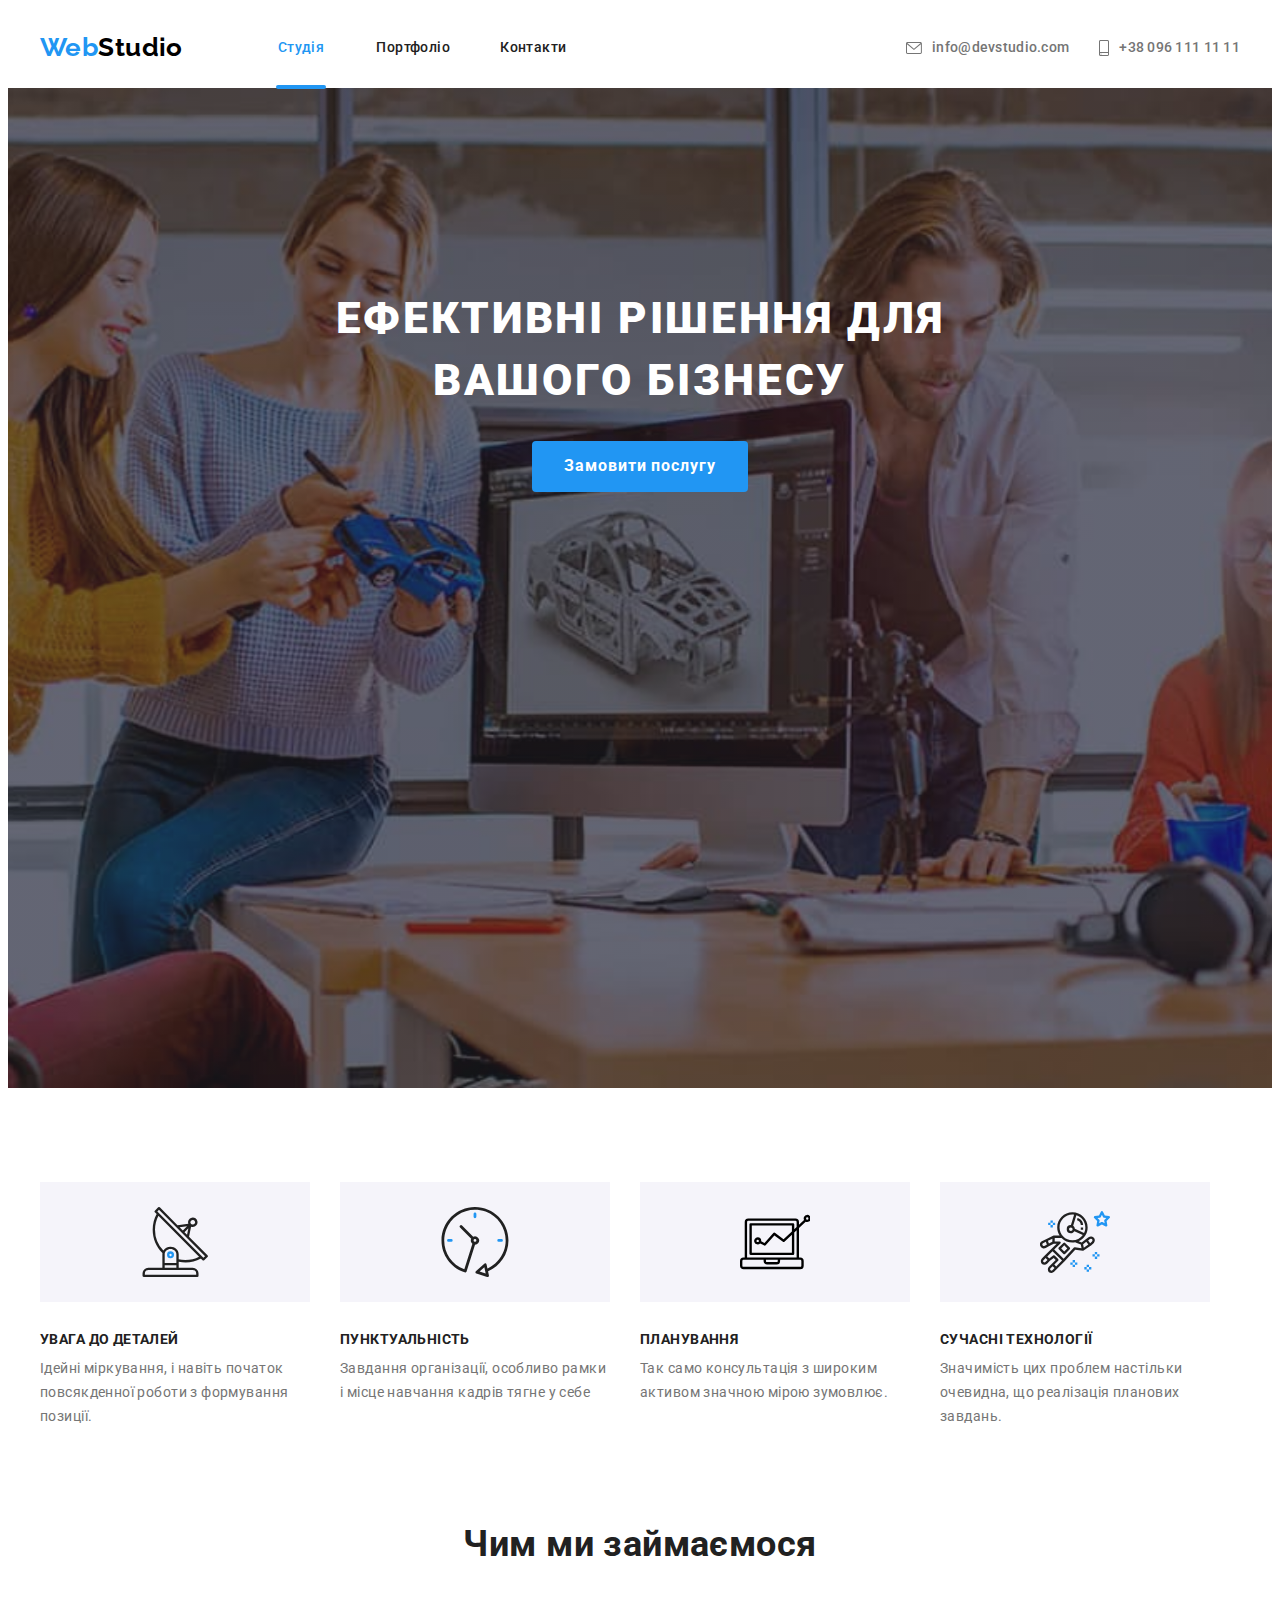
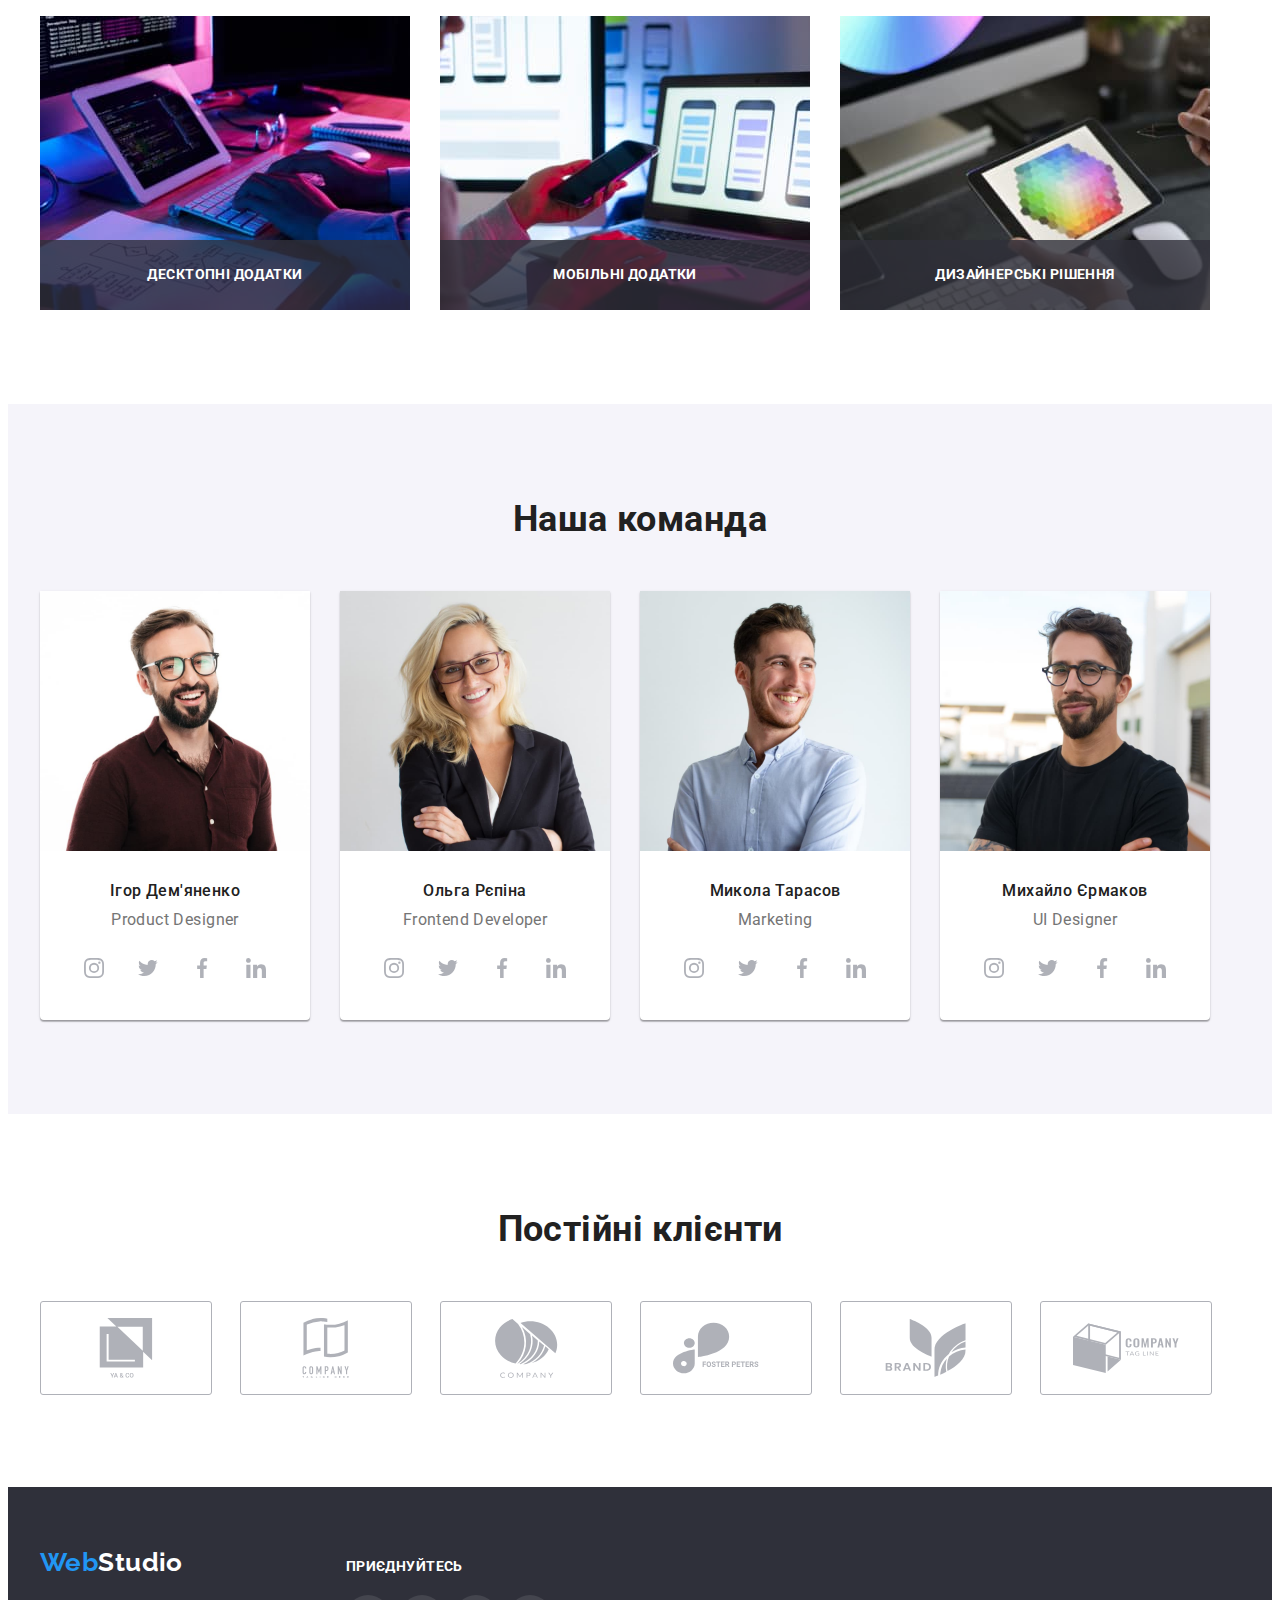
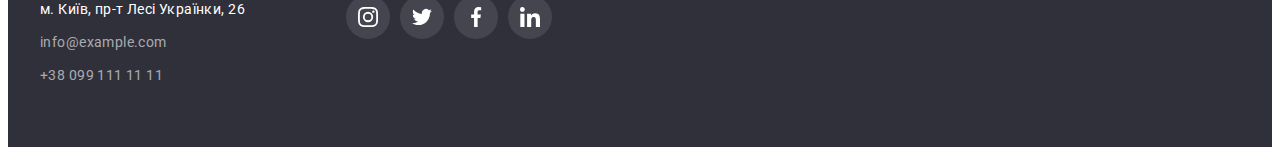
<file: index.html>
<!DOCTYPE html>
<html lang="uk">
  <head>
    <meta charset="UTF-8" />
    <meta http-equiv="X-UA-Compatible" content="IE=edge" />
    <meta name="viewport" content="width=device-width, initial-scale=1.0" />
    <title>Студія</title>
    <link rel="preconnect" href="https://fonts.googleapis.com" />
    <link rel="preconnect" href="https://fonts.gstatic.com" crossorigin />
    <link
      href="https://fonts.googleapis.com/css2?family=Raleway:wght@700&family=Roboto:wght@400;500;700;900&display=swap"
      rel="stylesheet"
    />
    <link
      rel="stylesheet"
      href="https://cdnjs.cloudflare.com/ajax/libs/modern-normalize/1.1.0/modern-normalize.min.css"
      integrity="sha512-wpPYUAdjBVSE4KJnH1VR1HeZfpl1ub8YT/NKx4PuQ5NmX2tKuGu6U/JRp5y+Y8XG2tV+wKQpNHVUX03MfMFn9Q=="
      crossorigin="anonymous"
      referrerpolicy="no-referrer"
    />
    <link rel="stylesheet" href="./css/styles.css" />
  </head>
  <body>
    <!-- Header -->
    <header class="page-header">
      <div class="container header">
        <a href="./index.html" class="logo"
          >Web<span class="word-header">Studio</span></a
        >
        <nav>
          <ul class="site-nav">
            <li class="item">
              <a href="./index.html" class="link currently"> Студія </a>
            </li>
            <li class="item">
              <a href="./portfolio.html" class="link">Портфоліо</a>
            </li>
            <li class="item"><a href="#" class="link">Контакти</a></li>
          </ul>
        </nav>
        <ul class="data">
          <li class="item">
            <a href="mailto:info@devstudio.com" class="data-link link">
              <svg class="icon-letter" width="16" height="12">
                <use href="./images/icons.svg#icon-letter"></use>
              </svg>
              info@devstudio.com
            </a>
          </li>
          <li class="item">
            <a href="tel:+380961111111" class="data-link link">
              <svg class="icon-phone" width="10" height="16">
                <use href="./images/icons.svg#icon-phone"></use>
              </svg>
              +38 096 111 11 11
            </a>
          </li>
        </ul>
      </div>
    </header>

    <!-- Hero -->
    <main>
      <section class="hero">
        <div class="container">
          <h1 class="hero-title">Ефективні рішення для вашого бізнесу</h1>
          <!-- Modal window -->
          <button type="button" class="button-hero" data-modal-open>
            Замовити послугу
          </button>
          <div class="backdrop is-hidden" data-modal>
            <div class="modal">
              <button type="button" class="btn-modal-close" data-modal-close>
                <svg class="icon-modal" width="18" height="18">
                  <use href="./images/icons.svg#icon-close-mod-win"></use>
                </svg>
              </button>
            </div>
          </div>
        </div>
      </section>

      <!-- Features -->
      <section class="section clients">
        <div class="container">
          <h2 class="visually-hidden">Feature</h2>
          <ul class="features-list">
            <li class="content icon-antena">
              <div class="icon-bcg">
                <svg width="70" height="70">
                  <use href="./images/icons.svg#icon-antena"></use>
                </svg>
              </div>
              <h3 class="title">увага до деталей</h3>
              <p class="p">
                Ідейні міркування, і навіть початок повсякденної роботи з
                формування позиції.
              </p>
            </li>
            <li class="content icon-clock">
              <div class="icon-bcg">
                <svg width="70" height="70">
                  <use href="./images/icons.svg#icon-clock"></use>
                </svg>
              </div>
              <h3 class="title">пунктуальність</h3>
              <p class="p">
                Завдання організації, особливо рамки і місце навчання кадрів
                тягне у себе
              </p>
            </li>
            <li class="content icon-vector">
              <div class="icon-bcg">
                <svg width="70" height="70">
                  <use href="./images/icons.svg#icon-vector"></use>
                </svg>
              </div>
              <h3 class="title">планування</h3>
              <p class="p">
                Так само консультація з широким активом значною мірою зумовлює.
              </p>
            </li>
            <li class="content icon-astronaut">
              <div class="icon-bcg">
                <svg width="70" height="70">
                  <use href="./images/icons.svg#icon-astronaut"></use>
                </svg>
              </div>
              <h3 class="title">сучасні технології</h3>
              <p class="p">
                Значимість цих проблем настільки очевидна, що реалізація
                планових завдань.
              </p>
            </li>
          </ul>
        </div>
      </section>

      <!-- Our work -->
      <section class="section work">
        <div class="container work">
          <h2 class="section-title">Чим ми займаємося</h2>
          <ul class="work-list">
            <li class="work-img">
              <img
                src="./images/work-image-1.jpg"
                alt="Різнокольорова картинка на екрані планшета"
                width="370"
                height="295"
              />
              <p class="subtitle">Десктопні додатки</p>
            </li>
            <li class="work-img">
              <img
                src="./images/work-image-2.jpg"
                alt="Людина друкує на клавіатурі"
                width="370"
                height="295"
              />
              <p class="subtitle">Мобільні додатки</p>
            </li>
            <li class="work-img">
              <img
                src="./images/work-image-3.jpg"
                alt="Людина тримає телефон перед ноутбуком"
                width="370"
                height="295"
              />
              <p class="subtitle">Дизайнерські рішення</p>
            </li>
          </ul>
        </div>
      </section>

      <!-- Our team -->
      <section class="section team">
        <div class="container">
          <h2 class="section-title">Наша команда</h2>
          <ul class="team-list">
            <li class="team title">
              <img
                src="./images/img-team-1.jpg"
                alt="Чоловік в сорочці та окулярах"
                width="270"
                height="260"
              />
              <div class="item-team">
                <h3 class="worker-name">Ігор Дем'яненко</h3>
                <p class="profesion">Product Designer</p>
                <ul class="socials-worker">
                  <li class="link-worker">
                    <a href="" class="link-soc-worker">
                      <svg class="icon insta" width="20" height="20">
                        <use
                          href="./images/icons.svg#icon-instagram-team"
                        ></use>
                      </svg>
                    </a>
                  </li>
                  <li class="link-worker">
                    <a href="" class="link-soc-worker">
                      <svg class="icon twitter" width="20" height="20">
                        <use href="./images/icons.svg#icon-twittwer-team"></use>
                      </svg>
                    </a>
                  </li>
                  <li class="link-worker">
                    <a href="" class="link-soc-worker"
                      ><svg class="icon facebook" width="20" height="20">
                        <use href="./images/icons.svg#icon-facebook-team"></use>
                      </svg>
                    </a>
                  </li>
                  <li class="link-worker">
                    <a href="" class="link-soc-worker"
                      ><svg class="icon linkedin" width="20" height="20">
                        <use href="./images/icons.svg#icon-linkedin-team"></use>
                      </svg>
                    </a>
                  </li>
                </ul>
              </div>
            </li>

            <li class="team title">
              <img
                src="./images/img-team-2.jpg"
                alt="Блондинка в окулярах,що посміхається"
                width="270"
                height="260"
              />
              <div class="item-team">
                <h3 class="worker-name">Ольга Рєпіна</h3>
                <p class="profesion">Frontend Developer</p>
                <ul class="socials-worker">
                  <li class="link-worker">
                    <a href="" class="link-soc-worker">
                      <svg class="icon insta" width="20" height="20">
                        <use
                          href="./images/icons.svg#icon-instagram-team"
                        ></use>
                      </svg>
                    </a>
                  </li>
                  <li class="link-worker">
                    <a href="" class="link-soc-worker">
                      <svg class="icon twitter" width="20" height="20">
                        <use href="./images/icons.svg#icon-twittwer-team"></use>
                      </svg>
                    </a>
                  </li>
                  <li class="link-worker">
                    <a href="" class="link-soc-worker"
                      ><svg class="icon facebook" width="20" height="20">
                        <use href="./images/icons.svg#icon-facebook-team"></use>
                      </svg>
                    </a>
                  </li>
                  <li class="link-worker">
                    <a href="" class="link-soc-worker"
                      ><svg class="icon linkedin" width="20" height="20">
                        <use href="./images/icons.svg#icon-linkedin-team"></use>
                      </svg>
                    </a>
                  </li>
                </ul>
              </div>
            </li>

            <li class="team title">
              <img
                src="./images/img-team-3.jpg"
                alt="Чоловік в білій сорочці"
                width="270"
                height="260"
              />
              <div class="item-team">
                <h3 class="worker-name">Микола Тарасов</h3>
                <p class="profesion">Marketing</p>
                <ul class="socials-worker">
                  <li class="link-worker">
                    <a href="" class="link-soc-worker">
                      <svg class="icon insta" width="20" height="20">
                        <use
                          href="./images/icons.svg#icon-instagram-team"
                        ></use>
                      </svg>
                    </a>
                  </li>
                  <li class="link-worker">
                    <a href="" class="link-soc-worker">
                      <svg class="icon twitter" width="20" height="20">
                        <use href="./images/icons.svg#icon-twittwer-team"></use>
                      </svg>
                    </a>
                  </li>
                  <li class="link-worker">
                    <a href="" class="link-soc-worker"
                      ><svg class="icon facebook" width="20" height="20">
                        <use href="./images/icons.svg#icon-facebook-team"></use>
                      </svg>
                    </a>
                  </li>
                  <li class="link-worker">
                    <a href="" class="link-soc-worker"
                      ><svg class="icon linkedin" width="20" height="20">
                        <use href="./images/icons.svg#icon-linkedin-team"></use>
                      </svg>
                    </a>
                  </li>
                </ul>
              </div>
            </li>
            <li class="team title">
              <img
                src="./images/img-team-4.jpg"
                alt="Чоловік в чорній футболці та окулярах"
                width="270"
                height="260"
              />
              <div class="item-team">
                <h3 class="worker-name">Михайло Єрмаков</h3>
                <p class="profesion">UI Designer</p>
                <ul class="socials-worker">
                  <li class="link-worker">
                    <a href="" class="link-soc-worker">
                      <svg class="icon insta" width="20" height="20">
                        <use
                          href="./images/icons.svg#icon-instagram-team"
                        ></use>
                      </svg>
                    </a>
                  </li>
                  <li class="link-worker">
                    <a href="" class="link-soc-worker">
                      <svg class="icon twitter" width="20" height="20">
                        <use href="./images/icons.svg#icon-twittwer-team"></use>
                      </svg>
                    </a>
                  </li>
                  <li class="link-worker">
                    <a href="" class="link-soc-worker"
                      ><svg class="icon facebook" width="20" height="20">
                        <use href="./images/icons.svg#icon-facebook-team"></use>
                      </svg>
                    </a>
                  </li>
                  <li class="link-worker">
                    <a href="" class="link-soc-worker"
                      ><svg class="icon linkedin" width="20" height="20">
                        <use href="./images/icons.svg#icon-linkedin-team"></use>
                      </svg>
                    </a>
                  </li>
                </ul>
              </div>
            </li>
          </ul>
        </div>
      </section>
    </main>
    <!-- Our clients -->
    <section class="section clients">
      <div class="container">
        <h2 class="section-title">Постійні клієнти</h2>
        <ul class="clients-list">
          <li class="item-clients">
            <a href="" class="link-clients">
              <svg class="clients-logo" width="106" height="60">
                <use href="./images/icons.svg#icon-client-1"></use>
              </svg>
            </a>
          </li>
          <li class="item-clients">
            <a href="" class="link-clients">
              <svg class="clients-logo" width="106" height="60">
                <use href="./images/icons.svg#icon-client-2"></use>
              </svg>
            </a>
          </li>
          <li class="item-clients">
            <a href="" class="link-clients">
              <svg class="clients-logo" width="106" height="60">
                <use href="./images/icons.svg#icon-client-3"></use>
              </svg>
            </a>
          </li>
          <li class="item-clients">
            <a href="" class="link-clients">
              <svg class="clients-logo" width="106" height="60">
                <use href="./images/icons.svg#icon-client-4"></use>
              </svg>
            </a>
          </li>
          <li class="item-clients">
            <a href="" class="link-clients">
              <svg class="clients-logo" width="106" height="60">
                <use href="./images/icons.svg#icon-client-5"></use>
              </svg>
            </a>
          </li>
          <li class="item-clients">
            <a href="" class="link-clients">
              <svg class="clients-logo" width="106" height="60">
                <use href="./images/icons.svg#icon-client-6"></use>
              </svg>
            </a>
          </li>
        </ul>
      </div>
    </section>
    <!-- Footer -->
    <footer class="page-footer">
      <div class="container footer container-flex">
        <div>
          <a href="./index.html" class="logo"
            >Web<span class="word-footer">Studio</span></a
          >
          <address>
            <ul class="footer-adress">
              <li class="adress list">
                <a
                  href="https://goo.gl/maps/qeJtRWm4Bzfb1oUb7"
                  target="_blank"
                  rel="noopener noreferrer nofollow"
                  class="link color"
                  >м. Київ, пр-т Лесі Українки, 26</a
                >
              </li>
              <li class="list">
                <a href="mailto:info@example.com" class="link"
                  >info@example.com</a
                >
              </li>
              <li class="list">
                <a href="tel:+380991111111" class="link">+38 099 111 11 11</a>
              </li>
            </ul>
          </address>
        </div>
        <div class="social">
          <p class="social-title">Приєднуйтесь</p>
          <ul class="social-list">
            <li class="item-footer">
              <a href="" class="social-link">
                <svg class="link-insta" width="20" height="20">
                  <use href="./images/icons.svg#icon-instagram-footer"></use>
                </svg>
              </a>
            </li>
            <li class="item-footer">
              <a href="" class="social-link">
                <svg class="link-twitter" width="20" height="20">
                  <use href="./images/icons.svg#icon-twitter-footer"></use>
                </svg>
              </a>
            </li>
            <li class="item-footer">
              <a href="" class="social-link">
                <svg class="link-facebook" width="20" height="20">
                  <use href="./images/icons.svg#icon-facebook-footer"></use>
                </svg>
              </a>
            </li>
            <li class="item-footer">
              <a href="" class="social-link">
                <svg class="link-linkedin" width="20" height="20">
                  <use href="./images/icons.svg#icon-linkedin-footer"></use>
                </svg>
              </a>
            </li>
          </ul>
        </div>
      </div>
    </footer>
    <script src="./js/modal.js"></script>
  </body>
</html>
</file>
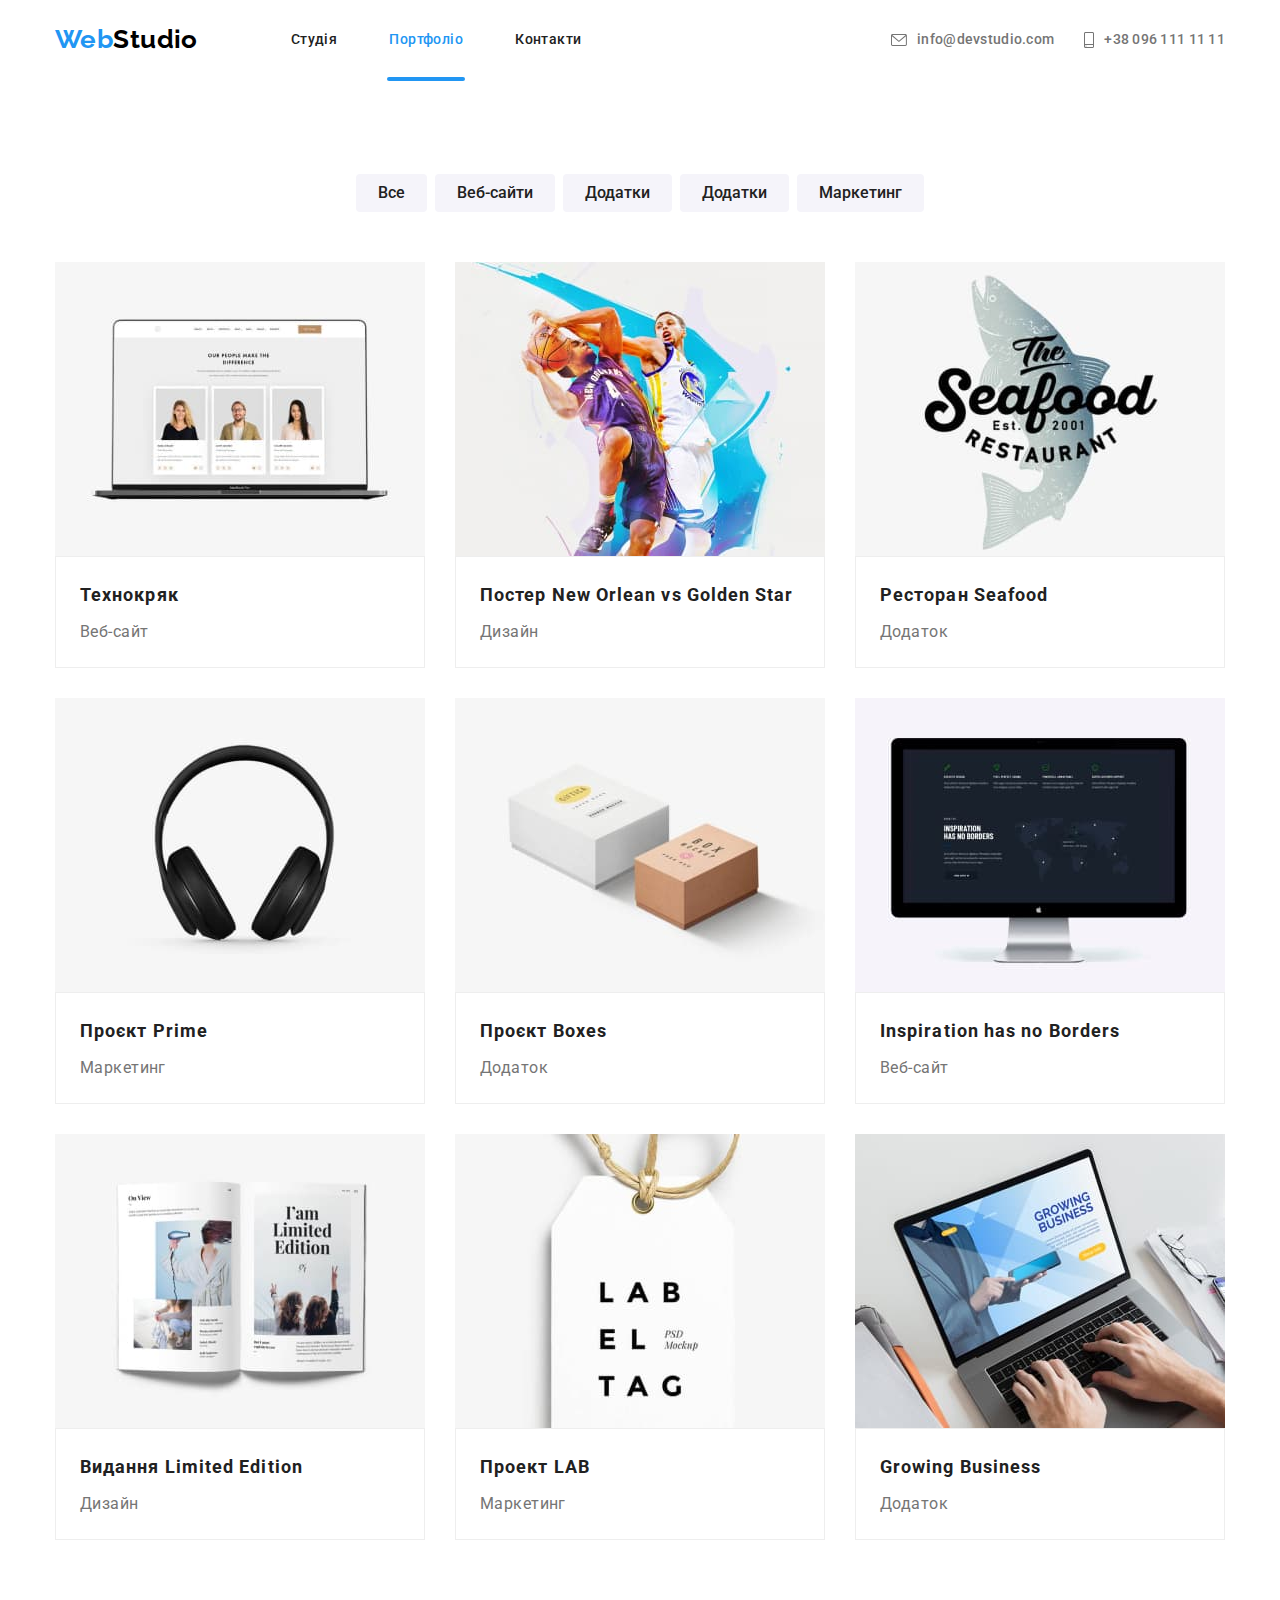
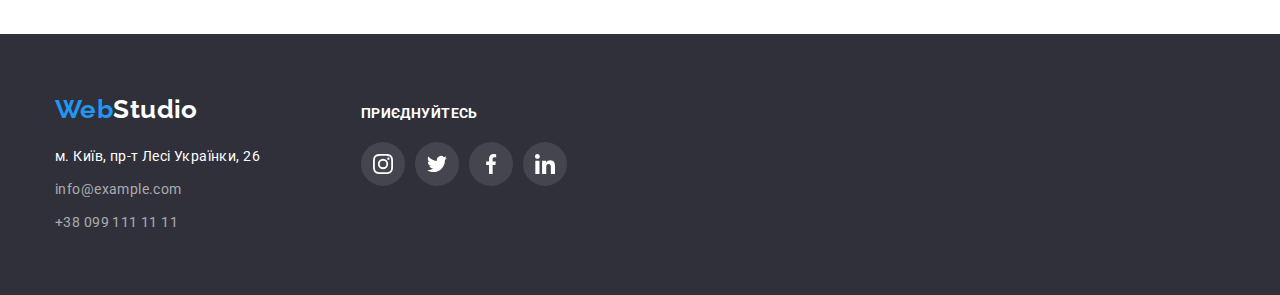
<file: portfolio.html>
<!DOCTYPE html>
<html lang="uk">
  <head>
    <meta charset="UTF-8" />
    <meta http-equiv="X-UA-Compatible" content="IE=edge" />
    <meta name="viewport" content="width=device-width, initial-scale=1.0" />
    <link
      href="https://fonts.googleapis.com/css2?family=Raleway:wght@700&family=Roboto:wght@400;500;700;900&display=swap"
      rel="stylesheet"
    />
    <link
      rel="stylesheet"
      href="https://cdnjs.cloudflare.com/ajax/libs/modern-normalize/1.1.0/modern-normalize.min.css"
    />
    <link rel="stylesheet" href="./css/styles.css" />
    <title>Студія</title>
  </head>
  <body>
    <!-- Header -->
    <header class="page-header">
      <div class="container header">
        <a href="./index.html" class="logo"
          >Web<span class="word-header">Studio</span></a
        >
        <nav>
          <ul class="site-nav">
            <li class="item">
              <a href="./index.html" class="link"> Студія </a>
            </li>
            <li class="item">
              <a href="./portfolio.html" class="link currently">Портфоліо</a>
            </li>
            <li class="item"><a href="#" class="link">Контакти</a></li>
          </ul>
        </nav>
        <ul class="data">
          <li class="item">
            <a href="mailto:info@devstudio.com" class="data-link link">
              <svg class="icon-letter" width="16" height="12">
                <use href="./images/icons.svg#icon-letter"></use>
              </svg>
              info@devstudio.com
            </a>
          </li>
          <li class="item">
            <a href="tel:+380961111111" class="data-link link">
              <svg class="icon-phone" width="10" height="16">
                <use href="./images/icons.svg#icon-phone"></use>
              </svg>
              +38 096 111 11 11
            </a>
          </li>
        </ul>
      </div>
    </header>
    <!-- Mein-->
    <main>
      <section class="all-padding">
        <div class="container">
          <h1 class="visually-hidden">Наші роботи</h1>
          <ul class="btn-nav">
            <li class="btn-list">
              <button type="button" class="button">Все</button>
            </li>
            <li class="btn-list">
              <button type="button" class="button">Веб-сайти</button>
            </li>
            <li class="btn-list">
              <button type="button" class="button">Додатки</button>
            </li>
            <li class="btn-list">
              <button type="button" class="button">Додатки</button>
            </li>
            <li class="btn-list">
              <button type="button" class="button">Маркетинг</button>
            </li>
          </ul>
          <ul class="products">
            <li class="products-list">
              <a href="" class="products-link">
                <div class="product-thumb">
                  <img
                    src="./images/img-project-1.jpg"
                    alt="Екран ноутбуку"
                    width="370"
                    height="295"
                  />
                  <p class="text-side">
                    Ресурс пропонує комплексні пропозиції з різним рівнем
                    функціоналу та сервісів. Все це дозволить відвідувачу
                    отримати вичерпні відомості про компанію чи приватну особу.
                  </p>
                </div>
                <div class="heading">
                  <h2 class="title-list">Технокряк</h2>
                  <p class="title">Веб-сайт</p>
                </div>
              </a>
            </li>
            <li class="products-list">
              <a href="" class="products-link">
                <div class="product-thumb">
                  <img
                    src="./images/img-project-2.jpg"
                    alt="Два баскетболісти"
                    width="370"
                    height="295"
                  />
                  <p class="text-side">
                    Ресурс пропонує комплексні пропозиції з різним рівнем
                    функціоналу та сервісів. Все це дозволить відвідувачу
                    отримати вичерпні відомості про компанію чи приватну особу.
                  </p>
                </div>
                <div class="heading">
                  <h2 class="title-list">
                    Постер <span lang="en">New Orlean vs Golden Star</span>
                  </h2>
                  <p class="title">Дизайн</p>
                </div>
              </a>
            </li>
            <li class="products-list">
              <a href="" class="products-link">
                <div class="product-thumb">
                  <img
                    src="./images/img-project-3.jpg"
                    alt="Логотип ресторану"
                    width="370"
                    height="295"
                  />
                  <p class="text-side">
                    Ресурс пропонує комплексні пропозиції з різним рівнем
                    функціоналу та сервісів. Все це дозволить відвідувачу
                    отримати вичерпні відомості про компанію чи приватну особу.
                  </p>
                </div>
                <div class="heading">
                  <h2 class="title-list">
                    Ресторан <span lang="en">Seafood</span>
                  </h2>
                  <p class="title">Додаток</p>
                </div>
              </a>
            </li>
            <li class="products-list">
              <a href="" class="products-link">
                <div class="product-thumb">
                  <img
                    src="./images/img-project-4.jpg"
                    alt="Навушники"
                    width="370"
                    height="295"
                  />
                  <p class="text-side">
                    Ресурс пропонує комплексні пропозиції з різним рівнем
                    функціоналу та сервісів. Все це дозволить відвідувачу
                    отримати вичерпні відомості про компанію чи приватну особу.
                  </p>
                </div>
                <div class="heading">
                  <h2 class="title-list">
                    Проєкт <span lang="en">Prime</span>
                  </h2>
                  <p class="title">Маркетинг</p>
                </div>
              </a>
            </li>
            <li class="products-list">
              <a href="" class="products-link">
                <div class="product-thumb">
                  <img
                    src="./images/img-project-5.jpg"
                    alt="Зображення книг"
                    width="370"
                    height="295"
                  />
                  <p class="text-side">
                    Ресурс пропонує комплексні пропозиції з різним рівнем
                    функціоналу та сервісів. Все це дозволить відвідувачу
                    отримати вичерпні відомості про компанію чи приватну особу.
                  </p>
                </div>
                <div class="heading">
                  <h2 class="title-list">
                    Проєкт <span lang="en">Boxes</span>
                  </h2>
                  <p class="title">Додаток</p>
                </div>
              </a>
            </li>
            <li class="products-list">
              <a href="" class="products-link">
                <div class="product-thumb">
                  <img
                    src="./images/img-project-6.jpg"
                    alt="Екран монітору"
                    width="370"
                    height="295"
                  />
                  <p class="text-side">
                    Ресурс пропонує комплексні пропозиції з різним рівнем
                    функціоналу та сервісів. Все це дозволить відвідувачу
                    отримати вичерпні відомості про компанію чи приватну особу.
                  </p>
                </div>
                <div class="heading">
                  <h2 class="title-list">
                    <span lang="en">Inspiration has no Borders</span>
                  </h2>
                  <p class="title">Веб-сайт</p>
                </div>
              </a>
            </li>
            <li class="products-list">
              <a href="" class="products-link">
                <div class="product-thumb">
                  <img
                    src="./images/img-project-7.jpg"
                    alt="Розгорнута книга"
                    width="370"
                    height="295"
                  />
                  <p class="text-side">
                    Ресурс пропонує комплексні пропозиції з різним рівнем
                    функціоналу та сервісів. Все це дозволить відвідувачу
                    отримати вичерпні відомості про компанію чи приватну особу.
                  </p>
                </div>
                <div class="heading">
                  <h2 class="title-list">
                    Видання <span lang="en"></span>Limited Edition
                  </h2>
                  <p class="title">Дизайн</p>
                </div>
              </a>
            </li>
            <li class="products-list">
              <a href="" class="products-link">
                <div class="product-thumb">
                  <img
                    src="./images/img-project-8.jpg"
                    alt="Ярлик лейблу"
                    width="370"
                    height="295"
                  />
                  <p class="text-side">
                    Ресурс пропонує комплексні пропозиції з різним рівнем
                    функціоналу та сервісів. Все це дозволить відвідувачу
                    отримати вичерпні відомості про компанію чи приватну особу.
                  </p>
                </div>
                <div class="heading">
                  <h2 class="title-list">Проект <span lang="en">LAB</span></h2>
                  <p class="title">Маркетинг</p>
                </div>
              </a>
            </li>
            <li class="products-list">
              <a href="" class="products-link">
                <div class="product-thumb">
                  <img
                    src="./images/img-project-9.jpg"
                    alt="Людина друкує на
            ноутбуці"
                    width="370"
                    height="295"
                  />
                  <p class="text-side">
                    Ресурс пропонує комплексні пропозиції з різним рівнем
                    функціоналу та сервісів. Все це дозволить відвідувачу
                    отримати вичерпні відомості про компанію чи приватну особу.
                  </p>
                </div>
                <div class="heading">
                  <h2 class="title-list">
                    Growing <span lang="en">Business</span>
                  </h2>
                  <p class="title">Додаток</p>
                </div>
              </a>
            </li>
          </ul>
        </div>
      </section>
    </main>
    <!-- footer -->
    <footer class="page-footer">
      <div class="container footer container-flex">
        <div>
          <a href="./index.html" class="logo"
            >Web<span class="word-footer">Studio</span></a
          >
          <address>
            <ul class="footer-adress">
              <li class="adress list">
                <a
                  href="https://goo.gl/maps/qeJtRWm4Bzfb1oUb7"
                  target="_blank"
                  rel="noopener noreferrer nofollow"
                  class="link color"
                  >м. Київ, пр-т Лесі Українки, 26</a
                >
              </li>
              <li class="list">
                <a href="mailto:info@example.com" class="link"
                  >info@example.com</a
                >
              </li>
              <li class="list">
                <a href="tel:+380991111111" class="link">+38 099 111 11 11</a>
              </li>
            </ul>
          </address>
        </div>
        <div class="social">
          <p class="social-title">Приєднуйтесь</p>
          <ul class="social-list">
            <li class="item-footer">
              <a href="" class="social-link">
                <svg class="link-insta" width="20" height="20">
                  <use href="./images/icons.svg#icon-instagram-footer"></use>
                </svg>
              </a>
            </li>
            <li class="item-footer">
              <a href="" class="social-link">
                <svg class="link-twitter" width="20" height="20">
                  <use href="./images/icons.svg#icon-twitter-footer"></use>
                </svg>
              </a>
            </li>
            <li class="item-footer">
              <a href="" class="social-link">
                <svg class="link-facebook" width="20" height="20">
                  <use href="./images/icons.svg#icon-facebook-footer"></use>
                </svg>
              </a>
            </li>
            <li class="item-footer">
              <a href="" class="social-link">
                <svg class="link-linkedin" width="20" height="20">
                  <use href="./images/icons.svg#icon-linkedin-footer"></use>
                </svg>
              </a>
            </li>
          </ul>
        </div>
      </div>
    </footer>
  </body>
</html>
</file>
<file: css/styles.css>
:root {
  --main-color: #212121;
  --paragraph-color: #757575;
  --color-accent: #2196f3;
  --main-white-color: #ffffff;
  --bcg-color: #2f303a;
  --primary-text-size: 14px;
  --secondary-text-size: 16px;
  --primary-font: "Roboto", sans-serif;
  --secondary-font: "Raleway", sans-serif;
}

body {
  color: var(--main-color);
  background-color: var(--main-white-color);
  font-family: var(--primary-font);
  font-size: var(--primary-text-size);
  letter-spacing: 0.03em;
}

h1,
h2,
h3,
h4,
h5,
h6,
p {
  margin: 0px;
}

img {
  display: block;
  max-width: 100%;
  height: auto;
}
.adress {
  font-style: normal;
}
.container {
  width: 1200px;
  margin-left: auto;
  margin-right: auto;
  padding-left: 15px;
  padding-right: 15px;
}
ul {
  padding: 0;
  margin: 0;
  list-style: none;
}
.link {
  text-decoration: none;
}
/*-------------- Header-------------- */

.page-header {
  background-color: var(--main-white-color);
}
.page-header .logo,
.page-footer .logo {
  font-family: var(--secondary-font);
  font-weight: 700;
  font-size: 26px;
  line-height: 1.2;
}

.logo {
  margin-right: 93px;

  color: var(--color-accent);
  text-decoration: none;
}
.word-header {
  color: #000000;
}

.site-nav {
  display: flex;
}
.site-nav .item + .item {
  margin-left: 50px;
}

.site-nav .link {
  display: block;
  padding-top: 10px;
  padding-bottom: 10px;

  color: var(--main-color);
  font-weight: 500;
  line-height: 1.1;
  text-decoration: none;
  transition-property: color;
  transition-duration: 250ms;
  transition-timing-function: cubic-bezier(0.4, 0, 0.2, 1);
}
.site-nav .link:hover,
.site-nav .link:focus {
  color: var(--color-accent);
}
.site-nav .link.currently {
  position: relative;
  color: var(--color-accent);
  padding-left: 2px;
  padding-right: 2px;
}

.data {
  display: flex;
  margin-left: auto;
}
.data .item + .item {
  margin-left: 30px;
}
.page-header .header {
  display: flex;
  align-items: center;
}
.data .data-link {
  display: flex;
  align-items: center;
  padding-top: 32px;
  padding-bottom: 32px;

  color: var(--paragraph-color);
  font-weight: 500;
  line-height: 1.1;
  letter-spacing: 0.02em;
  transition: color 250ms cubic-bezier(0.4, 0, 0.2, 1);
}
/* icon */
.data-link {
  fill: #757575;
}
.icon-letter,
.icon-phone {
  fill: currentColor;
  margin-right: 10px;
}
/* accent */

.currently::after {
  content: "";
  position: absolute;
  bottom: -23px;
  right: 0;

  width: 100%;
  height: 4px;

  background-color: var(--color-accent);
  border-radius: 2px;
}

/*------------------ ГОЛОВНА СТОРІНКА ---------------------*/
/* Body */
.visually-hidden {
  position: absolute;
  white-space: nowrap;
  width: 1px;
  height: 1px;
  overflow: hidden;
  border: 0;
  padding: 0;
  clip: rect(0 0 0 0);
  clip-path: inset(50%);
  margin: -1px;
}

.all-padding,
.clients,
.section {
  padding-top: 94px;
  padding-bottom: 94px;
}
/* -----------------Hero----------------- */

.hero {
  max-width: 1600px;
  height: 600px;
  padding: 200px 0;
  margin: auto;
  background-image: linear-gradient(
      rgba(47, 48, 58, 0.4),
      rgba(47, 48, 58, 0.4)
    ),
    url("../images/hero-fon.jpg");
  background-repeat: no-repeat;
  background-position: center;
  background-size: cover;
  background-color: var(--bcg-color);
  text-align: center;
}
.hero-title {
  margin-bottom: 30px;
  margin-right: auto;
  margin-left: auto;
  width: 696px;

  color: var(--main-white-color);
  font-style: normal;
  font-weight: 900;
  font-size: 44px;
  line-height: 1.4;
  letter-spacing: 0.06em;
  text-transform: uppercase;
}

/*---------------- button 1 page------------- */
.button-hero {
  display: inline-block;
  border-radius: 4px;
  padding: 10px 32px;
  min-width: 216px;
  border: none;

  color: var(--main-white-color);
  background-color: #2196f3;

  font-family: inherit;
  font-weight: 700;
  font-size: 16px;
  line-height: 1.9;
  align-items: center;
  text-align: center;
  letter-spacing: 0.06em;

  cursor: pointer;
  transition: background-color 250ms cubic-bezier(0.4, 0, 0.2, 1);
}
.button:hover .button:focus {
  background-color: #188ce8;
}
/*  Modal window */
.backdrop {
  position: fixed;
  top: 0;
  left: 0;

  width: 100%;
  height: 100%;
  background-color: rgba(0, 0, 0, 0.2);
  opacity: 1;
  transition: opacity 250ms cubic-bezier(0.4, 0, 0.2, 1),
    visibility 250ms cubic-bezier(0.4, 0, 0.2, 1);
}
.backdrop.is-hidden {
  opacity: 0;
  pointer-events: none;
  visibility: hidden;
}
.modal {
  position: absolute;
  top: 50%;
  left: 50%;
  transform: translate(-50%, -50%);
  transition: transform 250ms cubic-bezier(0.4, 0, 0.2, 1),
    box-shadow 250ms cubic-bezier(0.4, 0, 0.2, 1);
  width: 528px;
  height: 581px;

  background-color: #ffffff;
  border-radius: 4px;
  box-shadow: 0px 1px 3px rgba(0, 0, 0, 0.12), 0px 1px 1px rgba(0, 0, 0, 0.14),
    0px 2px 1px rgba(0, 0, 0, 0.2);
}

/* icon modal window */
.btn-modal-close {
  display: flex;
  justify-content: center;
  align-items: center;

  width: 30px;
  height: 30px;
  padding: 6px;
  margin-left: auto;
  margin-top: 8px;
  margin-right: 8px;

  background-color: #ffffff;
  color: #000000;
  border-radius: 50%;
  border: 1px solid rgba(0, 0, 0, 0.1);
}
/*-------------- Features---------- */

.features-list {
  display: flex;
}
.features-list .content:not(:last-child) {
  margin-right: 30px;
}

.content {
  width: 270px;
}
.features-list .title {
  margin-top: 30px;
  margin-bottom: 10px;

  line-height: 1.1;
  font-size: var(--primary-text-size);
  text-transform: uppercase;
}
.clientes .title {
  color: var(--main-color);
  font-weight: 700;
  line-height: 1.1;
  text-transform: uppercase;
}
.clients .p {
  color: var(--paragraph-color);
  line-height: 1.7;
}
/* icon */
.icon-bcg {
  display: flex;
  justify-content: center;
  align-items: center;
  font-weight: 270px;
  height: 120px;
  background-color: #f5f4fa;
}
/*------------- Our work ----------------*/

.work {
  padding-top: 0;
}
.section-title {
  margin-bottom: 50px;

  color: var(--main-color);
  font-weight: 700;
  font-size: 36px;
  line-height: 1.2;
  text-align: center;
}
.work-list {
  display: flex;
}
.work-list .work-img + .work-img {
  margin-left: 30px;
}
/* position */
.work-img {
  position: relative;
}
.subtitle {
  position: absolute;
  left: 0;
  bottom: 0;
  width: 100%;
  height: 70px;

  display: flex;
  align-items: center;
  justify-content: center;

  color: #ffffff;
  background: rgba(47, 48, 58, 0.8);

  font-weight: 700;
  line-height: 1.1;
  text-align: center;
  text-transform: uppercase;
}
/* ------------Our team---------------- */
.team {
  background-color: #f5f4fa;
}

.section .worker-name {
  margin-bottom: 10px;

  font-weight: 500;
  font-size: 16px;
  line-height: 1.2;
  text-align: center;
}

.section .profesion {
  color: var(--paragraph-color);
  font-size: 16px;
  line-height: 1.2;
  text-align: center;
  margin-bottom: 16px;
}
.team-list {
  display: flex;
}
.team-list .title:not(:last-child) {
  margin-right: 30px;
}
.team-list .item-team {
  padding-top: 30px;
  padding-bottom: 30px;
}

.team-list .title {
  background: #ffffff;
  box-shadow: 0px 1px 3px rgba(0, 0, 0, 0.12), 0px 1px 1px rgba(0, 0, 0, 0.14),
    0px 2px 1px rgba(0, 0, 0, 0.2);
  border-radius: 0px 0px 4px 4px;
}
/* icon */

.socials-worker {
  display: flex;
  justify-content: center;
  gap: 10px;
}
.link-worker {
  width: 44px;
  height: 44px;
}
.link-soc-worker {
  display: flex;
  justify-content: center;
  align-items: center;
  width: 100%;
  height: 100%;
  border-radius: 50%;
  color: #afb1b8;
  background-color: var(--main-white-color);
  transition: background-color 250ms cubic-bezier(0.4, 0, 0.2, 1),
    color 250ms cubic-bezier(0.4, 0, 0.2, 1);
}
.link-soc-worker:hover,
.link-soc-worker:focus {
  background-color: var(--color-accent);
  color: var(--main-white-color);
}
.link-soc-worker .icon {
  fill: currentColor;
}
/* ------------Our clients---------------- */
.clients-list {
  display: flex;
  gap: 30px;
}
.item-clients {
  width: 170px;
  height: 92px;
}
.link-clients {
  display: flex;
  justify-content: center;
  align-items: center;
  width: 100%;
  height: 100%;
  color: #afb1b8;
  border: 1px solid #afb1b8;
  border-radius: 3px;
  transition: color 250ms cubic-bezier(0.4, 0, 0.2, 1),
    border 250ms cubic-bezier(0.4, 0, 0.2, 1);
}
.link-clients:hover,
.link-clients:focus {
  color: var(--color-accent);
  border: 1px solid var(--color-accent);
}
.link-clients .clients-logo {
  fill: currentColor;
}
/* ----------Footer--------------- */

.page-footer {
  padding-top: 60px;
  padding-bottom: 60px;
  background-color: var(--bcg-color);
}

.word-footer {
  color: var(--main-white-color);
}
.page-footer .logo {
  display: block;
  margin-bottom: 20px;
}

.footer-adress .list:not(:last-child) {
  margin-bottom: 9px;
}

.list .link {
  color: rgba(255, 255, 255, 0.6);
  line-height: 1.7;
  letter-spacing: 0.03em;
  font-style: normal;
  transition: color 250ms cubic-bezier(0.4, 0, 0.2, 1);
}

.footer-adress .color {
  color: var(--main-white-color);
  line-height: 1.7;
  transition: color 250ms cubic-bezier(0.4, 0, 0.2, 1);
}
.link:hover,
.link:focus {
  color: var(--color-accent);
}
/* social */
.container-flex {
  display: flex;
  align-items: baseline;
}

.social-title {
  margin-bottom: 20px;
  font-size: var(--primary-text-size);
  font-weight: 700;
  line-height: 1.14;
  text-transform: uppercase;
  color: var(--main-white-color);
}
.social {
  margin-left: 70px;
}
.social-list {
  display: flex;
}
.item-footer {
  margin-right: 10px;
}
.item-footer:last-child {
  margin-right: 0;
}
.social-link {
  display: flex;
  justify-content: center;
  align-items: center;

  background-color: rgba(255, 255, 255, 0.1);
  width: 44px;
  height: 44px;
  border-radius: 50%;
  cursor: pointer;
  transition: background-color 250ms cubic-bezier(0.4, 0, 0.2, 1);
}
.social-link:hover,
.social-link:hover {
  background-color: var(--color-accent);
}
/*----------------------- ПОРТФОЛІО------------------------ */

/* ---------------mein---------------- */

.products-list > a {
  text-decoration: none;
}
.types {
  letter-spacing: 0.03em;
}
/* --- */
.btn-nav {
  display: flex;
  justify-content: center;
  margin-bottom: 50px;
}

.btn-nav .btn-list + .btn-list {
  margin-left: 8px;
}

.title-list {
  margin-bottom: 4px;
  color: var(--main-color);
  font-weight: 700;
  font-size: 18px;
  line-height: 2;
  letter-spacing: 0.06em;
}
.products .title {
  color: var(--paragraph-color);
  line-height: 1.88;
  font-size: var(--secondary-text-size);
}

.products {
  display: flex;
  flex-wrap: wrap;
}
.products .products-list {
  width: 370px;
  margin-right: 30px;
  margin-bottom: 30px;
}
.products-list:nth-child(3n) {
  margin-right: 0;
}
.products-list:nth-last-child(-n + 3) {
  margin-bottom: 0px;
}
.heading {
  padding: 20px 24px;
  border: 1px solid #eeeeee;
}
.product-thumb {
  position: relative;
  overflow: hidden;
}

.text-side {
  position: absolute;
  top: 0;
  left: 0;

  padding: 63px 24px;
  width: 100%;
  height: 100%;

  text-align: center;
  font-size: 18px;
  line-height: 1.5;

  background-color: rgba(33, 150, 243, 0.9);
  color: #ffffff;

  transform: translateY(100%);
  transition: transform 250ms cubic-bezier(0.4, 0, 0.2, 1);
}

.products-link:hover .text-side,
.products-link:focus .text-side {
  transform: translateY(0);
}
.products-link {
  display: block;
  transition: box-shadow 250ms cubic-bezier(0.4, 0, 0.2, 1);
}
.products-link:hover,
.products-link:focus {
  box-shadow: 0px 1px 1px rgba(0, 0, 0, 0.12), 0px 4px 4px rgba(0, 0, 0, 0.06),
    1px 4px 6px rgba(0, 0, 0, 0.16);
}

/*---------------- button 2 page-------------- */
.btn-nav .button {
  display: inline-block;
  padding: 6px 22px;
  border-radius: 4px;
  border: none;

  font-family: inherit;
  color: var(--main-color);
  background-color: #f5f4fa;
  font-size: var(--secondary-text-size);
  font-weight: 500;
  line-height: 1.62;
  letter-spacing: 0.03;
  text-align: center;
  border: none;
  cursor: pointer;
  transition: color 250ms cubic-bezier(0.4, 0, 0.2, 1),
    background-color 250ms cubic-bezier(0.4, 0, 0.2, 1),
    box-shadow 250ms cubic-bezier(0.4, 0, 0.2, 1);
}

.button:hover,
.button:focus {
  color: var(--main-white-color);
  background-color: var(--color-accent);
  box-shadow: 0px 3px 1px rgba(0, 0, 0, 0.1), 0px 1px 2px rgba(0, 0, 0, 0.08),
    0px 2px 2px rgba(0, 0, 0, 0.12);
}
</file>
